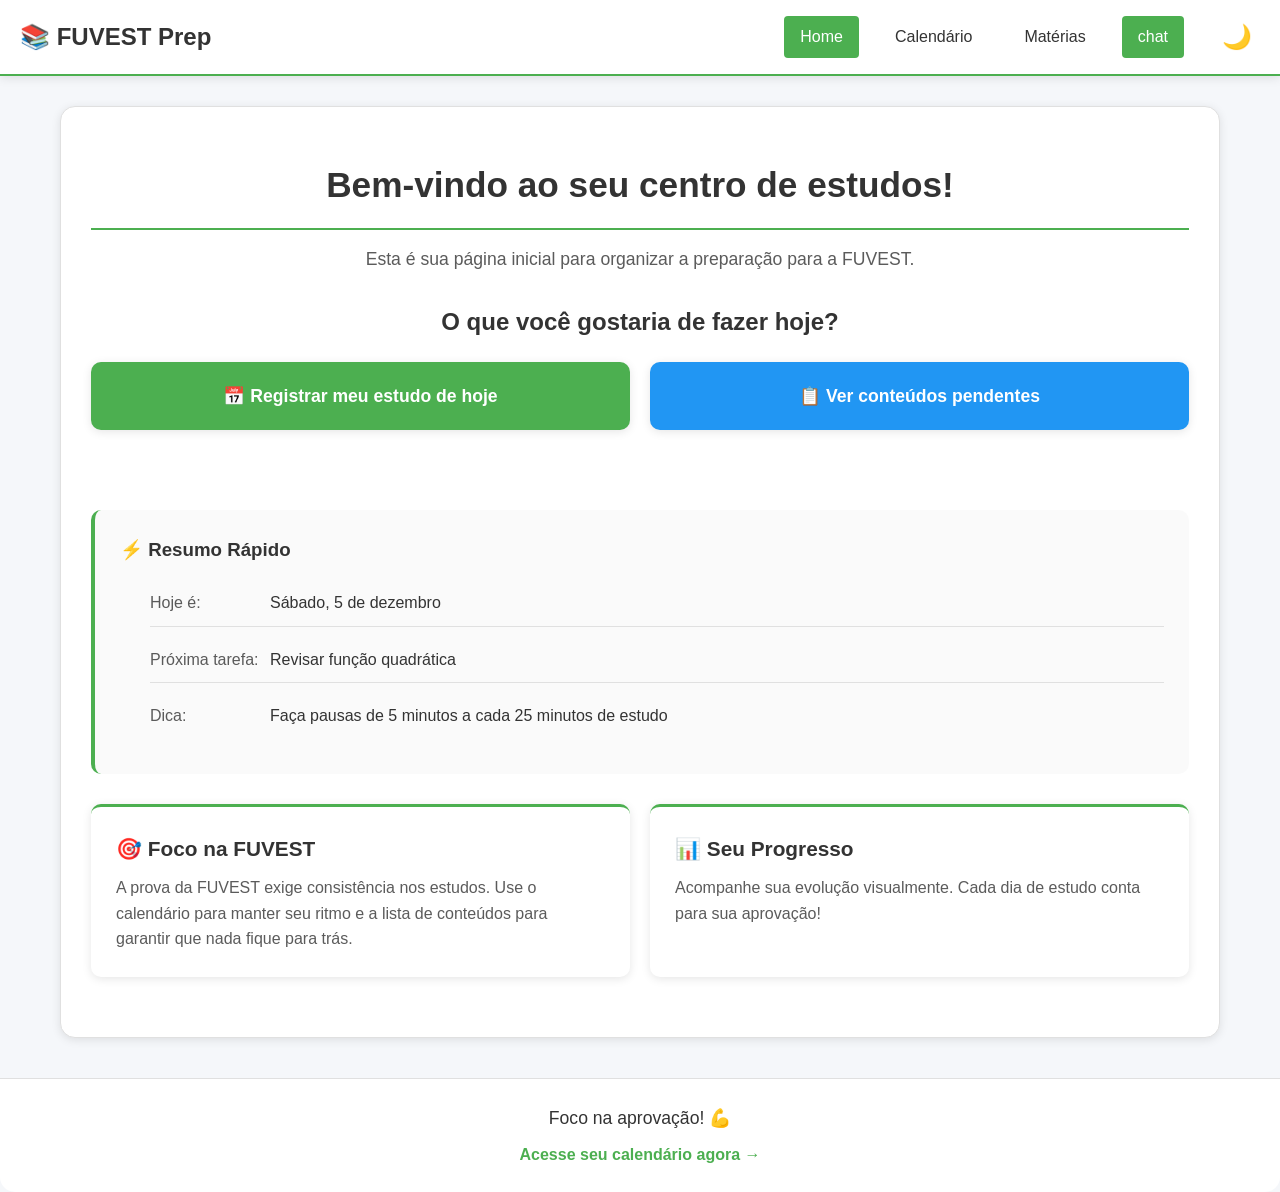
<file: frontend/index.html>
<!DOCTYPE html>
<html lang="pt-br">
<head>
    <meta charset="UTF-8">
    <meta name="viewport" content="width=device-width, initial-scale=1.0">
    <title>Meus Estudos FUVEST</title>
    <link rel="stylesheet" href="style.css">
</head>
<body>
    <!-- MENU SUPERIOR -->
    <header class="header-nav">
        <div class="logo">
            📚 FUVEST Prep
        </div>
        <nav class="nav-links">
            <a href="index.html" class="nav-link active">Home</a>
            <a href="calendario.html" class="nav-link">Calendário</a>
            <a href="conteudos.html" class="nav-link">Matérias</a>
            <a href="chat.html" class="nav-link active">chat</a>
        </nav>
    </header>

    <!-- CONTEÚDO CENTRAL -->
    <main class="main-container">
        <div class="content-box">
            <!-- HERO SECTION -->
            <section class="hero">
                <h1 class="titulo-principal">Bem-vindo ao seu centro de estudos!</h1>
                <p class="subtitulo">Esta é sua página inicial para organizar a preparação para a FUVEST.</p>
                
                <div class="acoes-rapidas">
                    <h2 class="titulo-acoes">O que você gostaria de fazer hoje?</h2>
                    
                    <div class="botoes-container">
                        <div class="botao-wrapper">
                            <a href="calendario.html" class="botao-acao botao-calendario">
                                📅 Registrar meu estudo de hoje
                            </a>
                        </div>
                        
                        <div class="botao-wrapper">
                            <a href="conteudos.html" class="botao-acao botao-conteudos">
                                📋 Ver conteúdos pendentes
                            </a>
                        </div>
                    </div>
                </div>
            </section>

            <!-- RESUMO RÁPIDO -->
            <section class="resumo-rapido">
                <h3 class="titulo-resumo">⚡ Resumo Rápido</h3>
                <ul class="lista-resumo">
                    <li class="item-resumo">
                        <strong class="label-resumo">Hoje é:</strong> 
                        <span id="hoje" class="valor-resumo"></span>
                    </li>
                    <li class="item-resumo">
                        <strong class="label-resumo">Próxima tarefa:</strong> 
                        <span class="valor-resumo">Revisar função quadrática</span>
                    </li>
                    <li class="item-resumo">
                        <strong class="label-resumo">Dica:</strong> 
                        <span class="valor-resumo">Faça pausas de 5 minutos a cada 25 minutos de estudo</span>
                    </li>
                </ul>
            </section>

            <!-- SEÇÃO DE DESTAQUE -->
            <section class="destaque">
                <div class="card-destaque">
                    <h3 class="titulo-destaque">🎯 Foco na FUVEST</h3>
                    <p class="texto-destaque">A prova da FUVEST exige consistência nos estudos. Use o calendário para manter seu ritmo e a lista de conteúdos para garantir que nada fique para trás.</p>
                </div>
                
                <div class="card-destaque">
                    <h3 class="titulo-destaque">📊 Seu Progresso</h3>
                    <p class="texto-destaque">Acompanhe sua evolução visualmente. Cada dia de estudo conta para sua aprovação!</p>
                </div>
            </section>
        </div>
    </main>

    <!-- RODAPÉ -->
    <footer class="rodape">
        <p class="mensagem-rodape">Foco na aprovação! 💪</p>
        <p class="link-rodape">
            <a href="calendario.html" class="link-acao">Acesse seu calendário agora →</a>
        </p>
    </footer>

    <script>
        // Data atual
        const hoje = new Date();
        const formatado = hoje.toLocaleDateString('pt-BR', { 
            weekday: 'long', 
            day: 'numeric', 
            month: 'long' 
        });
        document.getElementById('hoje').textContent = formatado.charAt(0).toUpperCase() + formatado.slice(1);
        
        // Alternar tema
    const themeToggle = document.createElement('button');
    themeToggle.className = 'theme-toggle';
    themeToggle.innerHTML = '🌙';
    themeToggle.title = 'Alternar tema claro/escuro';
    
    document.querySelector('.nav-links').appendChild(themeToggle);
    
    // Verificar tema salvo ou preferência do sistema
    const prefersDark = window.matchMedia('(prefers-color-scheme: dark)');
    const savedTheme = localStorage.getItem('theme') || 
                      (prefersDark.matches ? 'dark' : 'light');
    
    document.documentElement.setAttribute('data-theme', savedTheme);
    themeToggle.innerHTML = savedTheme === 'dark' ? '☀️' : '🌙';
    
    // Alternar tema ao clicar
    themeToggle.addEventListener('click', () => {
        const currentTheme = document.documentElement.getAttribute('data-theme');
        const newTheme = currentTheme === 'dark' ? 'light' : 'dark';
        
        document.documentElement.setAttribute('data-theme', newTheme);
        themeToggle.innerHTML = newTheme === 'dark' ? '☀️' : '🌙';
        localStorage.setItem('theme', newTheme);
    });
    
    // Atualizar tema quando a preferência do sistema mudar
    prefersDark.addEventListener('change', (e) => {
        if (!localStorage.getItem('theme')) {
            const newTheme = e.matches ? 'dark' : 'light';
            document.documentElement.setAttribute('data-theme', newTheme);
            themeToggle.innerHTML = newTheme === 'dark' ? '☀️' : '🌙';
        }
    });

    </script>
</body>
</html>
</file>
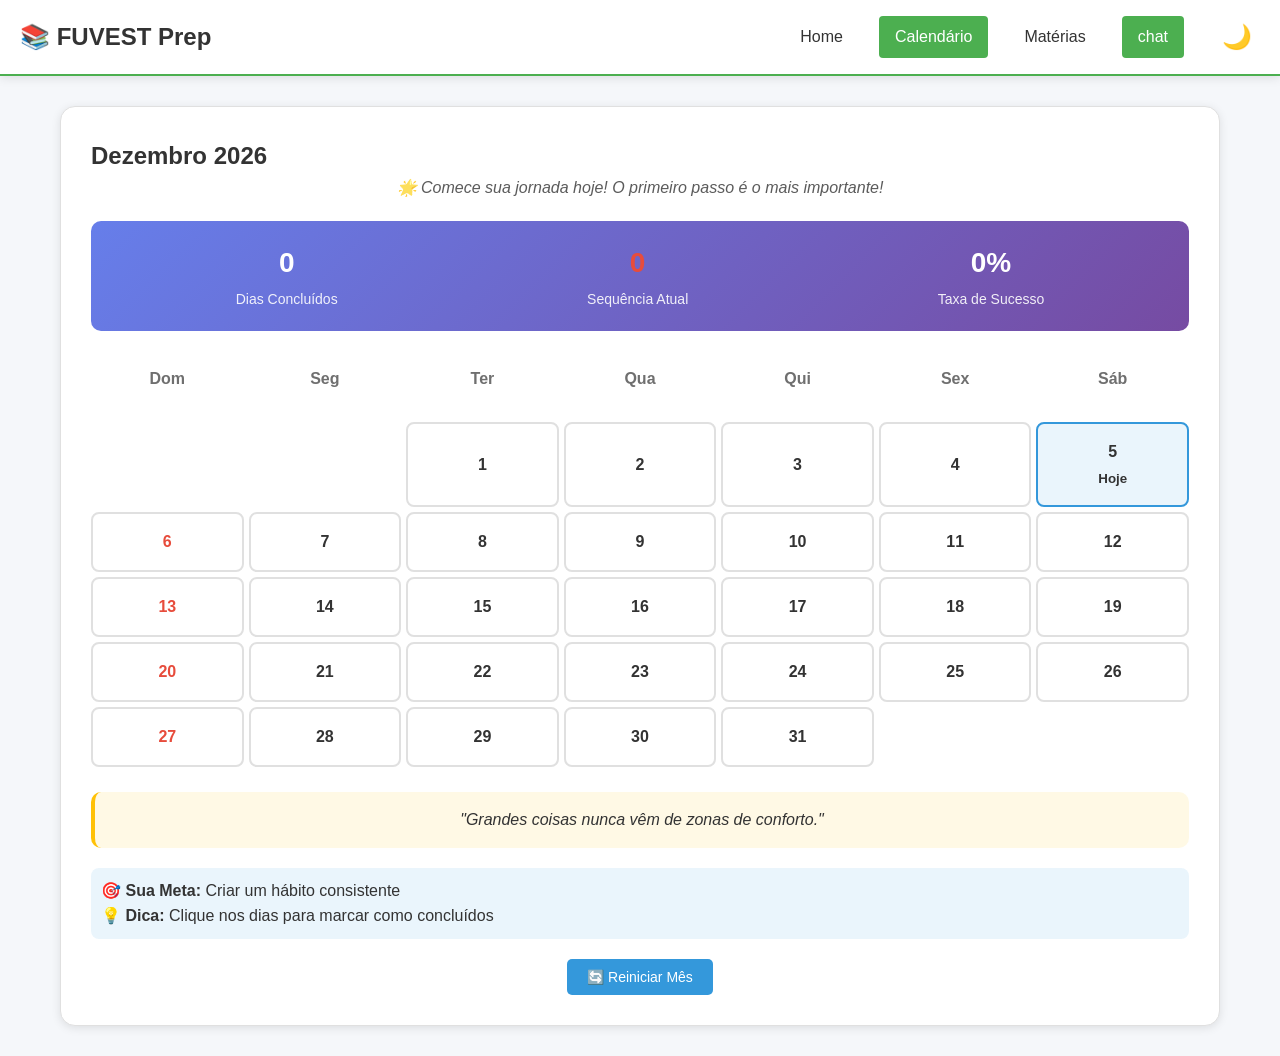
<file: frontend/calendario.html>
<!DOCTYPE html>
<html lang="pt-br">
<head>
    <meta charset="UTF-8">
    <meta name="viewport" content="width=device-width, initial-scale=1.0">
    <title>FUVEST Prep - Calendário</title>
    <link rel="stylesheet" href="style.css">
</head>
<body>
    <!-- CABEÇALHO DE NAVEGAÇÃO -->
    <header class="header-nav">
        <div class="logo">
            📚 FUVEST Prep
        </div>
        <nav class="nav-links">
            <a href="index.html" class="nav-link">Home</a>
            <a href="calendario.html" class="nav-link active">Calendário</a>
            <a href="conteudos.html" class="nav-link">Matérias</a>
            <a href="chat.html" class="nav-link active">chat</a>
        </nav>
    </header>

    <!-- CONTAINER PRINCIPAL -->
    <main class="main-container">
        <div class="content-box">
            <h2 id="titulo"></h2>
            
            <div id="mensagem-motivacional">
                <!-- Mensagem motivacional será atualizada pelo JavaScript -->
            </div>
            
            <div id="info-progresso">
                <div class="stat-box">
                    <span id="dias-marcados">0</span>
                    <small>Dias Concluídos</small>
                </div>
                <div class="stat-box">
                    <span id="sequencia-atual" class="sequencia">0</span>
                    <small>Sequência Atual</small>
                </div>
                <div class="stat-box">
                    <span id="taxa-sucesso">0%</span>
                    <small>Taxa de Sucesso</small>
                </div>
            </div>
            
            <div class="dias-semana">
                <div class="dia-semana">Dom</div>
                <div class="dia-semana">Seg</div>
                <div class="dia-semana">Ter</div>
                <div class="dia-semana">Qua</div>
                <div class="dia-semana">Qui</div>
                <div class="dia-semana">Sex</div>
                <div class="dia-semana">Sáb</div>
            </div>
            
            <div id="calendario"></div>
            
            <div id="feedback" class="feedback-message"></div>
            
            <div id="frase-dia" class="frase-dia-box">
                "A consistência é a chave para transformar objetivos em realidade."
            </div>
            
            <div id="meta-info" class="meta-info-box">
                <p>🎯 <strong>Sua Meta:</strong> Criar um hábito consistente</p>
                <p>💡 <strong>Dica:</strong> Clique nos dias para marcar como concluídos</p>
            </div>
            
            <button class="reset-button" onclick="resetarCalendario()">🔄 Reiniciar Mês</button>
        </div>
    </main>

    <script>
        const hoje = new Date();
        const ano = hoje.getFullYear();
        const mes = hoje.getMonth();
        const diaHoje = hoje.getDate();

        const titulo = document.getElementById("titulo");
        const calendario = document.getElementById("calendario");
        const diasMarcadosEl = document.getElementById("dias-marcados");
        const sequenciaAtualEl = document.getElementById("sequencia-atual");
        const taxaSucessoEl = document.getElementById("taxa-sucesso");
        const mensagemMotivacional = document.getElementById("mensagem-motivacional");
        const feedbackEl = document.getElementById("feedback");
        const fraseDia = document.getElementById("frase-dia");

        // Frases motivacionais
        const frasesMotivacionais = [
            "Cada dia marcado é um passo em direção ao seu objetivo!",
            "Consistência transforma sonhos em realidade!",
            "Um dia de cada vez, você está construindo algo incrível!",
            "Não é sobre perfeição, é sobre progresso!",
            "Cada X no calendário conta sua história de superação!",
            "Continue assim! Você está mais forte do que imagina!",
            "Pequenos passos diários levam a grandes conquistas!",
            "Você não está apenas marcando dias, está criando um hábito!"
        ];

        const frasesConquista = [
            "🎉 Excelente! Mais um dia conquistado!",
            "💪 Você está arrasando! Continue assim!",
            "✨ Incrível! Seu comprometimento inspira!",
            "🏆 Vitória! Mais um passo na direção certa!",
            "🔥 Fogo na roupa! Você está imparável!",
            "🌟 Brilhante! Sua dedicação está dando frutos!",
            "🚀 Decolando! Seu progresso é notável!",
            "💎 Diamante sendo lapidado! Continue polindo!"
        ];

        const frasesDoDia = [
            "A disciplina é a ponte entre metas e realizações.",
            "Grandes coisas nunca vêm de zonas de conforto.",
            "O sucesso é a soma de pequenos esforços repetidos dia após dia.",
            "Não espere por condições perfeitas. Comece de onde você está.",
            "A consistência é o que transforma o comum em extraordinário.",
            "Cada dia é uma nova oportunidade para ser melhor que ontem.",
            "O progresso acontece fora da sua zona de conforto.",
            "Você não precisa ser grande para começar, mas precisa começar para ser grande."
        ];

        // Escolhe frase do dia aleatória
        fraseDia.textContent = `"${frasesDoDia[Math.floor(Math.random() * frasesDoDia.length)]}"`;

        const nomesMeses = [
            "Janeiro", "Fevereiro", "Março", "Abril",
            "Maio", "Junho", "Julho", "Agosto",
            "Setembro", "Outubro", "Novembro", "Dezembro"
        ];

        titulo.textContent = nomesMeses[mes] + " " + ano;

        const totalDias = new Date(ano, mes + 1, 0).getDate();
        const primeiroDiaSemana = new Date(ano, mes, 1).getDay();

        let diasMarcados = 0;
        let maiorSequencia = 0;
        let sequenciaAtual = 0;

        // Atualiza estatísticas
        function atualizarEstatisticas() {
            diasMarcados = 0;
            sequenciaAtual = 0;
            maiorSequencia = 0;
            let tempSequencia = 0;
            
            for (let dia = 1; dia <= totalDias; dia++) {
                const chave = `${ano}-${mes}-${dia}`;
                if (localStorage.getItem(chave) === "true") {
                    diasMarcados++;
                    tempSequencia++;
                    sequenciaAtual = tempSequencia;
                    if (tempSequencia > maiorSequencia) {
                        maiorSequencia = tempSequencia;
                    }
                } else {
                    tempSequencia = 0;
                }
            }
            
            diasMarcadosEl.textContent = diasMarcados;
            sequenciaAtualEl.textContent = sequenciaAtual;
            
            // Adiciona animação para sequências longas
            if (sequenciaAtual >= 3) {
                sequenciaAtualEl.classList.add('sequencia-longa');
            } else {
                sequenciaAtualEl.classList.remove('sequencia-longa');
            }
            
            // Calcula taxa de sucesso
            const taxaSucesso = Math.round((diasMarcados / diaHoje) * 100);
            taxaSucessoEl.textContent = (taxaSucesso > 100 ? 100 : taxaSucesso) + "%";
            
            // Atualiza mensagem motivacional
            atualizarMensagemMotivacional();
        }

        // Atualiza mensagem motivacional baseada no progresso
        function atualizarMensagemMotivacional() {
            let mensagem;
            
            if (diasMarcados === 0) {
                mensagem = "🌟 Comece sua jornada hoje! O primeiro passo é o mais importante!";
            } else if (diasMarcados === 1) {
                mensagem = "🎯 Ótimo começo! Um dia de cada vez você chega lá!";
            } else if (diasMarcados < 5) {
                mensagem = "🔥 Continue assim! Você está criando impulso!";
            } else if (sequenciaAtual >= 7) {
                mensagem = "🚀 Uma semana completa! Você está formando um hábito sólido!";
            } else if (taxaSucessoEl.textContent === "100%") {
                mensagem = "🏆 Perfeição! Você está 100% neste mês!";
            } else {
                mensagem = frasesMotivacionais[Math.floor(Math.random() * frasesMotivacionais.length)];
            }
            
            mensagemMotivacional.textContent = mensagem;
        }

        // Mostra feedback temporário
        function mostrarFeedback(mensagem) {
            feedbackEl.textContent = mensagem;
            feedbackEl.style.display = 'block';
            feedbackEl.style.backgroundColor = '#d4edda';
            feedbackEl.style.color = '#155724';
            
            setTimeout(() => {
                feedbackEl.style.display = 'none';
            }, 3000);
        }

        // Cria o calendário
        function criarCalendario() {
            calendario.innerHTML = '';
            
            // Preenche dias vazios no início do mês
            for (let i = 0; i < primeiroDiaSemana; i++) {
                const divVazia = document.createElement("div");
                divVazia.classList.add("dia-vazio");
                calendario.appendChild(divVazia);
            }
            
            for (let dia = 1; dia <= totalDias; dia++) {
                const div = document.createElement("div");
                div.classList.add("dia");
                div.textContent = dia;
                
                // Adiciona classe para domingos
                const diaSemana = new Date(ano, mes, dia).getDay();
                if (diaSemana === 0) {
                    div.classList.add("domingo");
                }
                
                // Destaca o dia de hoje
                if (dia === diaHoje) {
                    div.classList.add("hoje");
                    div.innerHTML = `<strong>${dia}<br><small>Hoje</small></strong>`;
                }
                
                const chave = `${ano}-${mes}-${dia}`;
                
                // Verifica se o dia já foi marcado
                if (localStorage.getItem(chave) === "true") {
                    div.classList.add("marcado");
                }
                
                // Adiciona evento de clique
                div.addEventListener("click", function() {
                    const estavaMarcado = div.classList.contains("marcado");
                    
                    div.classList.toggle("marcado");
                    
                    if (div.classList.contains("marcado")) {
                        localStorage.setItem(chave, "true");
                        if (!estavaMarcado) {
                            mostrarFeedback(frasesConquista[Math.floor(Math.random() * frasesConquista.length)]);
                        }
                    } else {
                        localStorage.removeItem(chave);
                        mostrarFeedback("⚡ Dia desmarcado. Sem problemas, você pode tentar novamente amanhã!");
                    }
                    
                    atualizarEstatisticas();
                });
                
                calendario.appendChild(div);
            }
            
            // Atualiza estatísticas iniciais
            atualizarEstatisticas();
        }

        // Função para resetar o calendário
        function resetarCalendario() {
            if (confirm("Tem certeza que deseja reiniciar todo o progresso deste mês?")) {
                // Remove todos os dias marcados deste mês
                for (let dia = 1; dia <= totalDias; dia++) {
                    const chave = `${ano}-${mes}-${dia}`;
                    localStorage.removeItem(chave);
                }
                
                // Recria o calendário
                criarCalendario();
                
                // Mostra mensagem de recomeço
                mensagemMotivacional.textContent = "🔄 Novo começo! Dessa vez você vai ainda mais longe!";
                mostrarFeedback("Calendário reiniciado com sucesso! Hora de começar uma nova jornada!");
            }
        }

        // Inicializa o calendário
        criarCalendario();

        // Atualiza frase do dia periodicamente
        setInterval(() => {
            fraseDia.textContent = `"${frasesDoDia[Math.floor(Math.random() * frasesDoDia.length)]}"`;
        }, 30000);

        // Alternar tema
    const themeToggle = document.createElement('button');
    themeToggle.className = 'theme-toggle';
    themeToggle.innerHTML = '🌙';
    themeToggle.title = 'Alternar tema claro/escuro';
    
    document.querySelector('.nav-links').appendChild(themeToggle);
    
    // Verificar tema salvo ou preferência do sistema
    const prefersDark = window.matchMedia('(prefers-color-scheme: dark)');
    const savedTheme = localStorage.getItem('theme') || 
                      (prefersDark.matches ? 'dark' : 'light');
    
    document.documentElement.setAttribute('data-theme', savedTheme);
    themeToggle.innerHTML = savedTheme === 'dark' ? '☀️' : '🌙';
    
    // Alternar tema ao clicar
    themeToggle.addEventListener('click', () => {
        const currentTheme = document.documentElement.getAttribute('data-theme');
        const newTheme = currentTheme === 'dark' ? 'light' : 'dark';
        
        document.documentElement.setAttribute('data-theme', newTheme);
        themeToggle.innerHTML = newTheme === 'dark' ? '☀️' : '🌙';
        localStorage.setItem('theme', newTheme);
    });
    
    // Atualizar tema quando a preferência do sistema mudar
    prefersDark.addEventListener('change', (e) => {
        if (!localStorage.getItem('theme')) {
            const newTheme = e.matches ? 'dark' : 'light';
            document.documentElement.setAttribute('data-theme', newTheme);
            themeToggle.innerHTML = newTheme === 'dark' ? '☀️' : '🌙';
        }
    });

    </script>
</body>
</html>
</file>
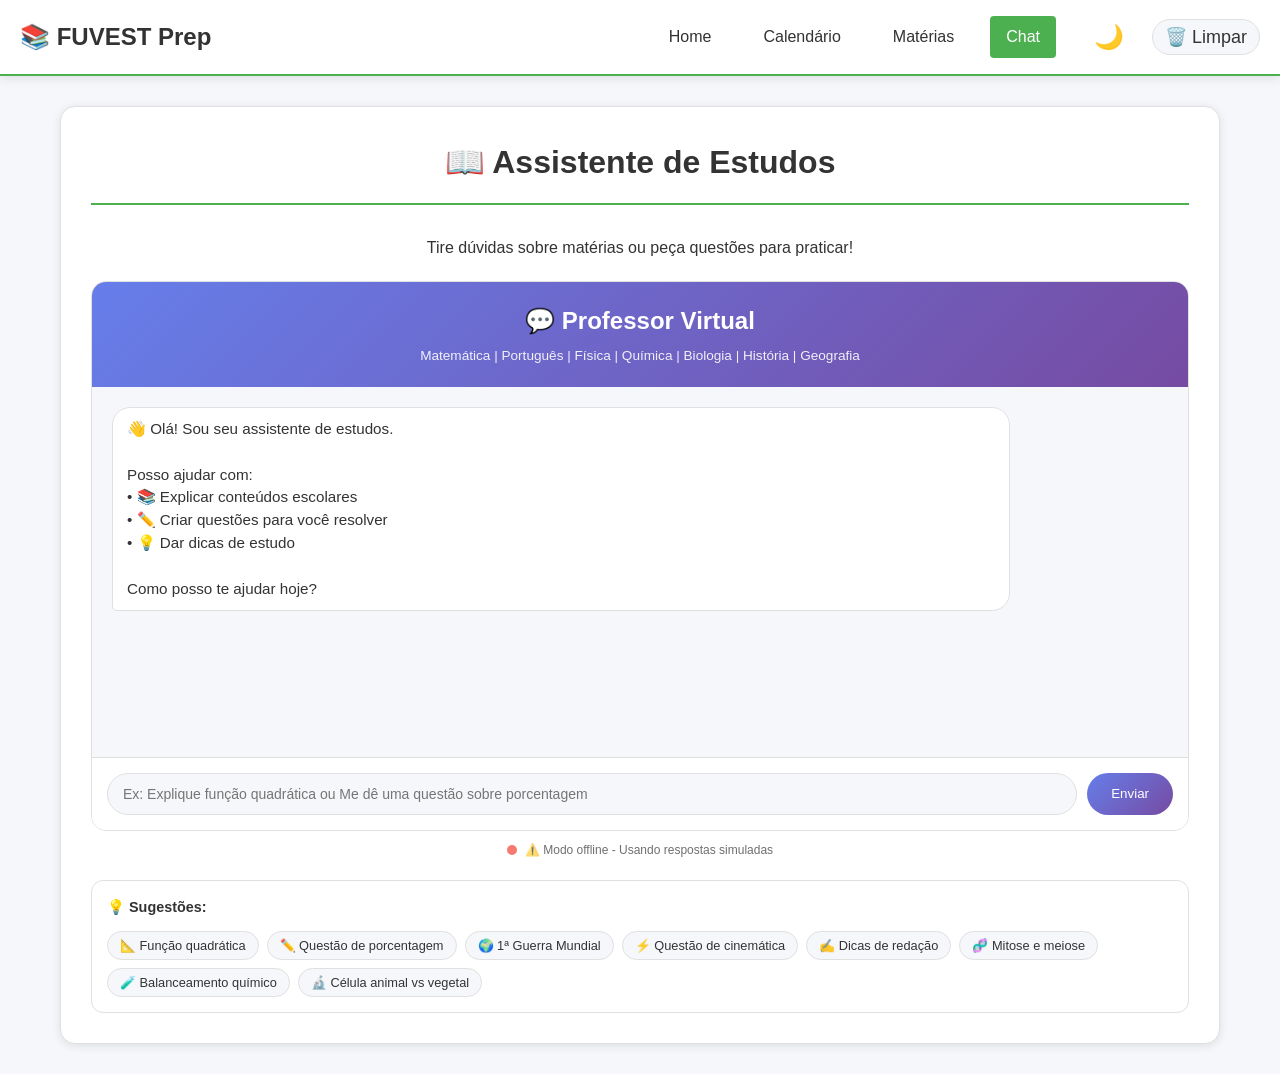
<file: frontend/chat.html>
<!DOCTYPE html>
<html lang="pt-br">
<head>
    <meta charset="UTF-8">
    <meta name="viewport" content="width=device-width, initial-scale=1.0, user-scalable=yes">
    <title>FUVEST Prep - Chat de Estudos</title>
    <link rel="stylesheet" href="style.css">
    <style>
        /* ============================================
           ESTILOS DO CHAT - COMPLETAMENTE RESPONSIVO
           ============================================ */
        
        /* Container principal do chat */
        .chat-simples {
            display: flex;
            flex-direction: column;
            height: 550px;
            background-color: var(--card-bg);
            border-radius: 15px;
            overflow: hidden;
            border: 1px solid var(--border-color);
        }
        
        /* Cabeçalho do chat */
        .chat-header-simples {
            background: var(--accent-gradient);
            padding: 20px;
            color: white;
            text-align: center;
            flex-shrink: 0;
        }
        
        .chat-header-simples h2 {
            margin: 0;
            font-size: 1.5rem;
        }
        
        .chat-header-simples p {
            margin: 5px 0 0;
            font-size: 0.85rem;
            opacity: 0.9;
        }
        
        /* Área de mensagens */
        .chat-messages-simples {
            flex: 1;
            overflow-y: auto;
            padding: 20px;
            display: flex;
            flex-direction: column;
            gap: 12px;
            background-color: var(--bg-color);
        }
        
        /* Estilo das mensagens */
        .message-simples {
            max-width: 85%;
            animation: fadeIn 0.3s ease;
        }
        
        .message-simples.user {
            align-self: flex-end;
        }
        
        .message-simples.user .message-content {
            background: var(--accent-gradient);
            color: white;
            padding: 10px 14px;
            border-radius: 18px 18px 5px 18px;
        }
        
        .message-simples.bot .message-content {
            background-color: var(--card-bg);
            color: var(--text-color);
            padding: 10px 14px;
            border-radius: 18px 18px 18px 5px;
            border: 1px solid var(--border-color);
        }
        
        .message-content {
            word-wrap: break-word;
            word-break: break-word;
            line-height: 1.5;
            font-size: 0.95rem;
        }
        
        .message-content strong {
            color: var(--primary-color);
        }
        
        .message-content ul, .message-content ol {
            margin: 8px 0;
            padding-left: 20px;
        }
        
        .message-content li {
            margin: 5px 0;
        }
        
        /* Input do chat */
        .chat-input-simples {
            padding: 15px;
            background-color: var(--card-bg);
            border-top: 1px solid var(--border-color);
            display: flex;
            gap: 10px;
            flex-shrink: 0;
        }
        
        .chat-input-simples input {
            flex: 1;
            padding: 12px 15px;
            border: 1px solid var(--border-color);
            border-radius: 25px;
            background-color: var(--bg-color);
            color: var(--text-color);
            font-size: 14px;
            outline: none;
            transition: all 0.3s ease;
            min-width: 0;
        }
        
        .chat-input-simples input:focus {
            border-color: var(--primary-color);
            box-shadow: 0 0 0 2px rgba(76, 175, 80, 0.1);
        }
        
        .chat-input-simples button {
            padding: 12px 24px;
            background: var(--accent-gradient);
            color: white;
            border: none;
            border-radius: 25px;
            cursor: pointer;
            font-weight: 500;
            transition: all 0.2s;
            white-space: nowrap;
            flex-shrink: 0;
        }
        
        .chat-input-simples button:hover:not(:disabled) {
            transform: translateY(-2px);
            box-shadow: var(--shadow-hover);
        }
        
        .chat-input-simples button:disabled {
            opacity: 0.6;
            cursor: not-allowed;
        }
        
        /* Sugestões */
        .sugestoes-simples {
            margin-top: 20px;
            padding: 15px;
            background-color: var(--card-bg);
            border-radius: 12px;
            border: 1px solid var(--border-color);
        }
        
        .sugestoes-simples h3 {
            margin-bottom: 12px;
            font-size: 0.9rem;
            color: var(--text-color);
        }
        
        .sugestoes-grid-simples {
            display: flex;
            flex-wrap: wrap;
            gap: 8px;
        }
        
        .sugestao-simples {
            padding: 6px 12px;
            background-color: var(--bg-color);
            border: 1px solid var(--border-color);
            border-radius: 20px;
            cursor: pointer;
            font-size: 0.8rem;
            color: var(--text-color);
            transition: all 0.2s;
            white-space: normal;
            word-break: break-word;
            text-align: left;
        }
        
        .sugestao-simples:hover {
            background-color: var(--primary-color);
            color: white;
            border-color: var(--primary-color);
            transform: translateY(-1px);
        }
        
        /* Indicador de digitação */
        .typing-indicator-simples {
            display: flex;
            gap: 4px;
            padding: 8px 12px;
        }
        
        .typing-indicator-simples span {
            width: 6px;
            height: 6px;
            background-color: var(--text-color);
            border-radius: 50%;
            animation: typing 1.4s infinite;
        }
        
        .typing-indicator-simples span:nth-child(2) {
            animation-delay: 0.2s;
        }
        
        .typing-indicator-simples span:nth-child(3) {
            animation-delay: 0.4s;
        }
        
        @keyframes typing {
            0%, 60%, 100% { transform: translateY(0); }
            30% { transform: translateY(-8px); }
        }
        
        @keyframes fadeIn {
            from { opacity: 0; transform: translateY(10px); }
            to { opacity: 1; transform: translateY(0); }
        }
        
        /* Status do servidor */
        .server-status {
            display: inline-block;
            width: 10px;
            height: 10px;
            border-radius: 50%;
            margin-right: 8px;
            animation: pulse 2s infinite;
        }
        
        .server-status.online {
            background-color: #4caf50;
            box-shadow: 0 0 5px #4caf50;
        }
        
        .server-status.offline {
            background-color: #f44336;
        }
        
        @keyframes pulse {
            0% { opacity: 1; transform: scale(1); }
            50% { opacity: 0.6; transform: scale(1.2); }
            100% { opacity: 1; transform: scale(1); }
        }
        
        .status-text {
            font-size: 0.75rem;
            color: var(--text-color);
            opacity: 0.7;
            display: flex;
            align-items: center;
            margin-top: 10px;
            justify-content: center;
        }
        
        /* ============================================
           RESPONSIVIDADE COMPLETA
           ============================================ */
        
        /* Tablet (768px - 1024px) */
        @media (max-width: 1024px) {
            .chat-simples {
                height: 500px;
            }
            
            .chat-header-simples {
                padding: 16px;
            }
            
            .chat-header-simples h2 {
                font-size: 1.3rem;
            }
            
            .chat-messages-simples {
                padding: 15px;
            }
            
            .message-simples {
                max-width: 90%;
            }
            
            .message-content {
                font-size: 0.9rem;
            }
        }
        
        /* Mobile Grande (481px - 767px) */
        @media (max-width: 767px) {
            .chat-simples {
                height: 480px;
                border-radius: 12px;
            }
            
            .chat-header-simples {
                padding: 14px;
            }
            
            .chat-header-simples h2 {
                font-size: 1.2rem;
            }
            
            .chat-header-simples p {
                font-size: 0.75rem;
            }
            
            .chat-messages-simples {
                padding: 12px;
                gap: 10px;
            }
            
            .message-simples {
                max-width: 95%;
            }
            
            .message-content {
                font-size: 0.85rem;
                padding: 8px 12px !important;
            }
            
            .chat-input-simples {
                padding: 12px;
                gap: 8px;
            }
            
            .chat-input-simples input {
                padding: 10px 14px;
                font-size: 13px;
            }
            
            .chat-input-simples button {
                padding: 10px 18px;
                font-size: 13px;
            }
            
            .sugestoes-simples {
                margin-top: 15px;
                padding: 12px;
            }
            
            .sugestoes-simples h3 {
                font-size: 0.85rem;
                margin-bottom: 10px;
            }
            
            .sugestoes-grid-simples {
                gap: 6px;
            }
            
            .sugestao-simples {
                padding: 5px 10px;
                font-size: 0.75rem;
            }
            
            .status-text {
                font-size: 0.7rem;
                margin-top: 8px;
            }
        }
        
        /* Mobile Pequeno (até 480px) */
        @media (max-width: 480px) {
            .chat-simples {
                height: 450px;
                border-radius: 10px;
            }
            
            .chat-header-simples {
                padding: 12px;
            }
            
            .chat-header-simples h2 {
                font-size: 1.1rem;
            }
            
            .chat-header-simples p {
                font-size: 0.7rem;
            }
            
            .chat-messages-simples {
                padding: 10px;
                gap: 8px;
            }
            
            .message-content {
                font-size: 0.8rem;
                padding: 6px 10px !important;
            }
            
            .chat-input-simples {
                padding: 10px;
                gap: 6px;
            }
            
            .chat-input-simples input {
                padding: 8px 12px;
                font-size: 12px;
            }
            
            .chat-input-simples button {
                padding: 8px 14px;
                font-size: 12px;
            }
            
            .sugestoes-simples {
                margin-top: 12px;
                padding: 10px;
            }
            
            .sugestoes-simples h3 {
                font-size: 0.8rem;
                margin-bottom: 8px;
            }
            
            .sugestoes-grid-simples {
                gap: 5px;
            }
            
            .sugestao-simples {
                padding: 4px 8px;
                font-size: 0.7rem;
            }
            
            .status-text {
                font-size: 0.65rem;
                margin-top: 6px;
            }
        }
        
        /* Mobile Muito Pequeno (até 360px) */
        @media (max-width: 360px) {
            .chat-simples {
                height: 420px;
            }
            
            .chat-header-simples {
                padding: 10px;
            }
            
            .chat-header-simples h2 {
                font-size: 1rem;
            }
            
            .chat-header-simples p {
                font-size: 0.65rem;
            }
            
            .chat-messages-simples {
                padding: 8px;
                gap: 6px;
            }
            
            .message-content {
                font-size: 0.75rem;
                padding: 5px 8px !important;
            }
            
            .chat-input-simples {
                padding: 8px;
                gap: 5px;
            }
            
            .chat-input-simples input {
                padding: 7px 10px;
                font-size: 11px;
            }
            
            .chat-input-simples button {
                padding: 7px 12px;
                font-size: 11px;
            }
            
            .sugestoes-simples {
                margin-top: 10px;
                padding: 8px;
            }
            
            .sugestoes-simples h3 {
                font-size: 0.75rem;
            }
            
            .sugestao-simples {
                padding: 3px 6px;
                font-size: 0.65rem;
            }
        }
        
        /* Orientação paisagem */
        @media (max-height: 500px) and (orientation: landscape) {
            .chat-simples {
                height: 380px;
            }
            
            .chat-header-simples {
                padding: 8px;
            }
            
            .chat-header-simples h2 {
                font-size: 1rem;
            }
            
            .chat-messages-simples {
                padding: 8px;
            }
            
            .message-content {
                font-size: 0.75rem;
                padding: 5px 8px !important;
            }
            
            .chat-input-simples {
                padding: 8px;
            }
            
            .sugestoes-simples {
                display: none;
            }
        }
        
        /* Botões do header */
        .nav-links {
            display: flex;
            gap: 20px;
            align-items: center;
            flex-wrap: wrap;
        }
        
        .theme-toggle, .clear-chat-btn {
            background: none;
            border: none;
            cursor: pointer;
            font-size: 24px;
            padding: 8px;
            border-radius: 50%;
            display: inline-flex;
            align-items: center;
            justify-content: center;
            color: var(--text-color);
            transition: all 0.2s;
        }
        
        .theme-toggle:hover, .clear-chat-btn:hover {
            background-color: rgba(0, 0, 0, 0.1);
        }
        
        [data-theme="dark"] .theme-toggle:hover,
        [data-theme="dark"] .clear-chat-btn:hover {
            background-color: rgba(255, 255, 255, 0.1);
        }
        
        .clear-chat-btn {
            font-size: 18px;
            padding: 6px 12px;
            border-radius: 20px;
            background-color: var(--bg-color);
            border: 1px solid var(--border-color);
        }
        
        @media (max-width: 767px) {
            .nav-links {
                gap: 8px;
            }
            
            .theme-toggle {
                font-size: 20px;
                padding: 6px;
            }
            
            .clear-chat-btn {
                font-size: 14px;
                padding: 4px 10px;
            }
        }
        
        @media (max-width: 480px) {
            .nav-links {
                gap: 5px;
            }
            
            .clear-chat-btn {
                font-size: 12px;
                padding: 3px 8px;
            }
        }
    </style>
</head>
<body>
    <header class="header-nav">
        <div class="logo">
            📚 FUVEST Prep
        </div>
        <nav class="nav-links">
            <a href="index.html" class="nav-link">Home</a>
            <a href="calendario.html" class="nav-link">Calendário</a>
            <a href="conteudos.html" class="nav-link">Matérias</a>
            <a href="chat.html" class="nav-link active">Chat</a>
        </nav>
    </header>

    <main class="main-container">
        <div class="content-box">
            <h1>📖 Assistente de Estudos</h1>
            <p style="text-align: center; margin-bottom: 20px;">Tire dúvidas sobre matérias ou peça questões para praticar!</p>
            
            <div class="chat-simples">
                <div class="chat-header-simples">
                    <h2>💬 Professor Virtual</h2>
                    <p>Matemática | Português | Física | Química | Biologia | História | Geografia</p>
                </div>
                
                <div class="chat-messages-simples" id="chatMessages">
                    <div class="message-simples bot">
                        <div class="message-content">
                            👋 Olá! Sou seu assistente de estudos.<br><br>
                            Posso ajudar com:
                            <br>• 📚 Explicar conteúdos escolares
                            <br>• ✏️ Criar questões para você resolver
                            <br>• 💡 Dar dicas de estudo
                            <br><br>
                            Como posso te ajudar hoje?
                        </div>
                    </div>
                </div>
                
                <div class="chat-input-simples">
                    <input type="text" id="userInput" placeholder="Ex: Explique função quadrática ou Me dê uma questão sobre porcentagem" />
                    <button id="sendButton">Enviar</button>
                </div>
            </div>
            
            <div class="status-text" id="statusText">
                <span class="server-status" id="serverStatus"></span>
                <span id="statusMessage">Verificando conexão com o servidor...</span>
            </div>
            
            <div class="sugestoes-simples">
                <h3>💡 Sugestões:</h3>
                <div class="sugestoes-grid-simples">
                    <button class="sugestao-simples" data-pergunta="Explique o que é função quadrática">📐 Função quadrática</button>
                    <button class="sugestao-simples" data-pergunta="Me dê uma questão de matemática sobre porcentagem">✏️ Questão de porcentagem</button>
                    <button class="sugestao-simples" data-pergunta="Explique a Primeira Guerra Mundial">🌍 1ª Guerra Mundial</button>
                    <button class="sugestao-simples" data-pergunta="Me dê uma questão de física sobre cinemática">⚡ Questão de cinemática</button>
                    <button class="sugestao-simples" data-pergunta="Como fazer uma boa redação?">✍️ Dicas de redação</button>
                    <button class="sugestao-simples" data-pergunta="Explique mitose e meiose">🧬 Mitose e meiose</button>
                    <button class="sugestao-simples" data-pergunta="Me dê uma questão de química sobre balanceamento">🧪 Balanceamento químico</button>
                    <button class="sugestao-simples" data-pergunta="Qual a diferença entre célula animal e vegetal?">🔬 Célula animal vs vegetal</button>
                </div>
            </div>
        </div>
    </main>

    <script>
        // Configuração - URL do backend em produção
        const API_URL = 'https://backend-chat-fuvest.onrender.com/chat';
        const HEALTH_URL = 'https://backend-chat-fuvest.onrender.com/health';
        
        const chatMessages = document.getElementById('chatMessages');
        const userInput = document.getElementById('userInput');
        const sendButton = document.getElementById('sendButton');
        const serverStatus = document.getElementById('serverStatus');
        const statusMessage = document.getElementById('statusMessage');
        
        let conversationHistory = [];
        let isProcessing = false;
        
        // Função para atualizar status do servidor
        async function updateServerStatus() {
            try {
                const response = await fetch(HEALTH_URL);
                if (response.ok) {
                    serverStatus.className = 'server-status online';
                    statusMessage.textContent = '✅ Servidor conectado - IA pronta!';
                    return true;
                } else {
                    throw new Error('Servidor não respondeu');
                }
            } catch (error) {
                serverStatus.className = 'server-status offline';
                statusMessage.textContent = '⚠️ Modo offline - Usando respostas simuladas';
                return false;
            }
        }
        
        // Respostas simuladas quando o servidor estiver offline
        function getMockResponse(message) {
            const msg = message.toLowerCase();
            
            if (msg.includes('função quadrática') || msg.includes('funcao quadratica')) {
                return "📐 **Função Quadrática**\n\nUma função quadrática tem a forma f(x) = ax² + bx + c, onde a ≠ 0.\n\n**Elementos:**\n• Concavidade: a > 0 (para cima), a < 0 (para baixo)\n• Vértice: xv = -b/(2a), yv = -Δ/(4a)\n• Raízes: fórmula de Bhaskara\n\n**Exemplo:** f(x) = x² - 5x + 6 → raízes x = 2 e x = 3";
            }
            
            if (msg.includes('porcentagem')) {
                return "✏️ **Questão de Porcentagem**\n\n**Enunciado:** Um produto de R$ 200,00 sofreu aumento de 15%. Qual o novo preço?\n\n**Resolução:**\n1. Aumento = 15% de 200 = (15/100) × 200 = R$ 30\n2. Novo preço = 200 + 30 = **R$ 230,00**\n\n💡 **Dica:** Para calcular porcentagem, multiplique o valor pela porcentagem e divida por 100.";
            }
            
            if (msg.includes('primeira guerra')) {
                return "🌍 **Primeira Guerra Mundial (1914-1918)**\n\n**Causas:** Nacionalismo, imperialismo, paz armada.\n**Estopim:** Assassinato do arquiduque Francisco Ferdinando.\n**Fases:** Guerra de movimento (1914) → Trincheiras (1915-1917) → Fase final (1918).\n**Consequências:** Tratado de Versalhes, 10 milhões de mortos.";
            }
            
            return "📚 **Resposta do Assistente**\n\nRecebi sua pergunta. O servidor está em modo offline no momento, mas estou aqui para ajudar!\n\nVocê pode perguntar sobre:\n• Função quadrática\n• Porcentagem\n• Primeira Guerra Mundial\n• Cinemática\n• Redação\n• Mitose e Meiose\n• Balanceamento químico\n• Célula animal e vegetal\n\nQual desses temas você gostaria de explorar?";
        }
        
        function formatText(text) {
            let formatted = text
                .replace(/\*\*(.*?)\*\*/g, '<strong>$1</strong>')
                .replace(/\*(.*?)\*/g, '<em>$1</em>')
                .replace(/^• (.*?)$/gm, '<li>$1</li>')
                .replace(/\n/g, '<br>');
            return formatted;
        }
        
        function addMessage(content, isUser) {
            const messageDiv = document.createElement('div');
            messageDiv.className = `message-simples ${isUser ? 'user' : 'bot'}`;
            const messageContent = document.createElement('div');
            messageContent.className = 'message-content';
            messageContent.innerHTML = isUser ? content.replace(/\n/g, '<br>') : formatText(content);
            messageDiv.appendChild(messageContent);
            chatMessages.appendChild(messageDiv);
            chatMessages.scrollTop = chatMessages.scrollHeight;
        }
        
        function showTyping() {
            const typingDiv = document.createElement('div');
            typingDiv.className = 'message-simples bot';
            typingDiv.id = 'typingIndicator';
            typingDiv.innerHTML = `<div class="message-content"><div class="typing-indicator-simples"><span></span><span></span><span></span></div></div>`;
            chatMessages.appendChild(typingDiv);
            chatMessages.scrollTop = chatMessages.scrollHeight;
        }
        
        function hideTyping() {
            const typing = document.getElementById('typingIndicator');
            if (typing) typing.remove();
        }
        
        async function sendToBackend(message) {
            try {
                conversationHistory.push({ role: 'user', content: message });
                
                const response = await fetch(API_URL, {
                    method: 'POST',
                    headers: { 'Content-Type': 'application/json' },
                    body: JSON.stringify({
                        messages: conversationHistory,
                        model: 'grok-4.1-fast',
                        temperature: 0.7,
                        max_tokens: 1500
                    })
                });
                
                if (!response.ok) throw new Error('Erro na API');
                
                const data = await response.json();
                const botResponse = data.response;
                conversationHistory.push({ role: 'assistant', content: botResponse });
                if (conversationHistory.length > 20) conversationHistory = conversationHistory.slice(-20);
                addMessage(botResponse, false);
                
            } catch (error) {
                console.error('Erro:', error);
                const mockResponse = getMockResponse(message);
                addMessage(mockResponse, false);
            }
        }
        
        async function handleMessage() {
            if (isProcessing) {
                addMessage('⏳ Aguarde a resposta anterior...', false);
                return;
            }
            
            const message = userInput.value.trim();
            if (!message) return;
            
            isProcessing = true;
            sendButton.disabled = true;
            userInput.disabled = true;
            
            addMessage(message, true);
            userInput.value = '';
            
            showTyping();
            await sendToBackend(message);
            hideTyping();
            
            isProcessing = false;
            sendButton.disabled = false;
            userInput.disabled = false;
            userInput.focus();
        }
        
        function clearConversation() {
            if (confirm('Limpar toda a conversa?')) {
                conversationHistory = [];
                chatMessages.innerHTML = `<div class="message-simples bot"><div class="message-content">👋 Olá! Sou seu assistente de estudos.<br><br>Como posso te ajudar hoje?</div></div>`;
            }
        }
        
        sendButton.addEventListener('click', handleMessage);
        userInput.addEventListener('keypress', (e) => { if (e.key === 'Enter' && !isProcessing) handleMessage(); });
        
        document.querySelectorAll('.sugestao-simples').forEach(btn => {
            btn.addEventListener('click', () => {
                userInput.value = btn.getAttribute('data-pergunta');
                handleMessage();
            });
        });
        
        updateServerStatus();
        setInterval(updateServerStatus, 10000);
        
        const themeToggle = document.createElement('button');
        themeToggle.className = 'theme-toggle';
        themeToggle.innerHTML = '🌙';
        document.querySelector('.nav-links').appendChild(themeToggle);
        
        const clearButton = document.createElement('button');
        clearButton.className = 'clear-chat-btn';
        clearButton.textContent = '🗑️ Limpar';
        clearButton.onclick = clearConversation;
        document.querySelector('.nav-links').appendChild(clearButton);
        
        const prefersDark = window.matchMedia('(prefers-color-scheme: dark)');
        const savedTheme = localStorage.getItem('theme') || (prefersDark.matches ? 'dark' : 'light');
        document.documentElement.setAttribute('data-theme', savedTheme);
        themeToggle.innerHTML = savedTheme === 'dark' ? '☀️' : '🌙';
        
        themeToggle.addEventListener('click', () => {
            const current = document.documentElement.getAttribute('data-theme');
            const newTheme = current === 'dark' ? 'light' : 'dark';
            document.documentElement.setAttribute('data-theme', newTheme);
            themeToggle.innerHTML = newTheme === 'dark' ? '☀️' : '🌙';
            localStorage.setItem('theme', newTheme);
        });
    </script>
</body>
</html>
</file>
<file: frontend/style.css>
/* ============================================
   RESET E CONFIGURAÇÕES GERAIS
   ============================================ */
:root {
    /* Cores modo claro */
    --bg-color: #f5f7fa;
    --text-color: #333;
    --card-bg: white;
    --header-bg: white;
    --border-color: #e0e0e0;
    --primary-color: #4CAF50;
    --primary-hover: #45a049;
    --secondary-color: #2196F3;
    --accent-color: #667eea;
    --accent-gradient: linear-gradient(135deg, #667eea 0%, #764ba2 100%);
    --shadow: 0 2px 10px rgba(0, 0, 0, 0.1);
    --shadow-hover: 0 5px 15px rgba(0, 0, 0, 0.12);
    --success-color: #2e7d32;
    --warning-color: #ffc107;
    --danger-color: #e74c3c;
    --info-color: #3498db;
}

[data-theme="dark"] {
    /* Cores modo escuro */
    --bg-color: #1a1a1a;
    --text-color: #e0e0e0;
    --card-bg: #2d2d2d;
    --header-bg: #2d2d2d;
    --border-color: #404040;
    --primary-color: #4CAF50;
    --primary-hover: #45a049;
    --secondary-color: #2196F3;
    --accent-color: #7c93f5;
    --accent-gradient: linear-gradient(135deg, #7c93f5 0%, #8a4fb3 100%);
    --shadow: 0 2px 10px rgba(0, 0, 0, 0.3);
    --shadow-hover: 0 5px 15px rgba(0, 0, 0, 0.4);
    --success-color: #4caf50;
    --warning-color: #ffb74d;
    --danger-color: #ef5350;
    --info-color: #42a5f5;
}

* {
    margin: 0;
    padding: 0;
    box-sizing: border-box;
    font-family: 'Segoe UI', Tahoma, Geneva, Verdana, sans-serif;
    transition: background-color 0.3s ease, color 0.3s ease, border-color 0.3s ease;
}

body {
    background-color: var(--bg-color);
    color: var(--text-color);
    line-height: 1.6;
    padding: 0;
    min-height: 100vh;
}

/* ============================================
   CABEÇALHO DE NAVEGAÇÃO
   ============================================ */
.header-nav {
    background-color: var(--header-bg);
    border-bottom: 2px solid var(--primary-color);
    box-shadow: var(--shadow);
    padding: 15px 20px;
    position: sticky;
    top: 0;
    z-index: 1000;
    display: flex;
    justify-content: space-between;
    align-items: center;
}

.logo {
    font-size: 24px;
    font-weight: bold;
    color: var(--text-color);
}

/* Botão de alternar tema */
.theme-toggle {
    background: none;
    border: none;
    cursor: pointer;
    font-size: 24px;
    padding: 8px;
    border-radius: 50%;
    display: flex;
    align-items: center;
    justify-content: center;
    margin-left: 10px;
    color: var(--text-color);
}

.theme-toggle:hover {
    background-color: rgba(0, 0, 0, 0.1);
}

[data-theme="dark"] .theme-toggle:hover {
    background-color: rgba(255, 255, 255, 0.1);
}

.nav-links {
    display: flex;
    gap: 20px;
    align-items: center;
}

.nav-link {
    text-decoration: none;
    color: var(--text-color);
    font-weight: 500;
    padding: 8px 16px;
    border-radius: 4px;
    transition: all 0.3s ease;
}

.nav-link:hover {
    background-color: rgba(0, 0, 0, 0.05);
}

[data-theme="dark"] .nav-link:hover {
    background-color: rgba(255, 255, 255, 0.1);
}

.nav-link.active {
    background-color: var(--primary-color);
    color: white;
}

/* ============================================
   CONTAINER PRINCIPAL
   ============================================ */
.main-container {
    max-width: 1200px;
    margin: 30px auto;
    padding: 0 20px;
}

.content-box {
    background-color: var(--card-bg);
    border-radius: 15px;
    padding: 30px;
    box-shadow: var(--shadow);
    margin-bottom: 30px;
    border: 1px solid var(--border-color);
}

/* ============================================
   PÁGINA DE CONTEÚDOS
   ============================================ */
h1 {
    color: var(--text-color);
    text-align: center;
    margin-bottom: 30px;
    padding-bottom: 15px;
    border-bottom: 2px solid var(--primary-color);
}

details {
    background: var(--card-bg);
    border-radius: 10px;
    margin-bottom: 15px;
    box-shadow: var(--shadow);
    overflow: hidden;
    border: 1px solid var(--border-color);
}

details:hover {
    box-shadow: var(--shadow-hover);
}

details[open] {
    background-color: rgba(0, 0, 0, 0.02);
}

[data-theme="dark"] details[open] {
    background-color: rgba(255, 255, 255, 0.02);
}

summary {
    padding: 20px;
    font-size: 1.2rem;
    font-weight: 600;
    cursor: pointer;
    color: var(--text-color);
    background-color: rgba(76, 175, 80, 0.1);
    border-left: 4px solid var(--primary-color);
    display: flex;
    align-items: center;
    gap: 10px;
}

summary:hover {
    background-color: rgba(76, 175, 80, 0.15);
}

ol {
    padding-left: 40px;
    margin: 20px 0;
}

li {
    margin-bottom: 10px;
    padding: 8px 0;
    border-bottom: 1px solid var(--border-color);
}

li:last-child {
    border-bottom: none;
}

ul {
    padding-left: 30px;
    margin: 10px 0;
}

ul li {
    border-bottom: 1px dotted var(--border-color);
}

/* Checkboxes */
label {
    display: flex;
    align-items: center;
    cursor: pointer;
    padding: 5px 0;
    border-radius: 4px;
    padding-left: 10px;
}

label:hover {
    background-color: rgba(0, 0, 0, 0.05);
}

[data-theme="dark"] label:hover {
    background-color: rgba(255, 255, 255, 0.05);
}

input[type="checkbox"] {
    width: 18px;
    height: 18px;
    margin-right: 12px;
    cursor: pointer;
    accent-color: var(--primary-color);
}

input[type="checkbox"]:checked + label {
    color: var(--success-color);
    font-weight: 500;
}

/* ============================================
   CALENDÁRIO
   ============================================ */
#mensagem-motivacional {
    color: var(--text-color);
    opacity: 0.8;
    font-style: italic;
    margin-bottom: 20px;
    text-align: center;
}

#info-progresso {
    background: var(--accent-gradient);
    color: white;
    padding: 20px;
    border-radius: 10px;
    margin-bottom: 25px;
    display: flex;
    justify-content: space-around;
}

.stat-box {
    text-align: center;
}

#info-progresso span {
    font-size: 28px;
    font-weight: bold;
    display: block;
}

#info-progresso small {
    font-size: 14px;
    opacity: 0.9;
}

.dias-semana {
    display: grid;
    grid-template-columns: repeat(7, 1fr);
    gap: 5px;
    margin-bottom: 15px;
    font-weight: bold;
    color: var(--text-color);
    opacity: 0.7;
}

.dia-semana {
    padding: 10px;
    text-align: center;
}

#calendario {
    display: grid;
    grid-template-columns: repeat(7, 1fr);
    gap: 5px;
    margin: 20px auto;
}

.dia {
    padding: 15px;
    border: 2px solid var(--border-color);
    cursor: pointer;
    border-radius: 8px;
    position: relative;
    font-weight: bold;
    text-align: center;
    min-height: 60px;
    display: flex;
    align-items: center;
    justify-content: center;
    background-color: var(--card-bg);
}

.dia:hover {
    background-color: rgba(0, 0, 0, 0.05);
    transform: translateY(-2px);
}

[data-theme="dark"] .dia:hover {
    background-color: rgba(255, 255, 255, 0.05);
}

.domingo {
    color: var(--danger-color);
}

.hoje {
    border-color: var(--info-color);
    background-color: rgba(52, 152, 219, 0.1);
}

.marcado {
    background: linear-gradient(135deg, var(--primary-color), var(--success-color));
    color: white;
    border-color: var(--primary-color);
}

.marcado::after {
    content: "✓";
    position: absolute;
    top: 3px;
    right: 5px;
    font-weight: bold;
    font-size: 12px;
}

.dia-vazio {
    visibility: hidden;
}

/* ============================================
   PÁGINA INICIAL
   ============================================ */
.hero {
    text-align: center;
    padding: 20px 0;
}

.titulo-principal {
    font-size: 2.2rem;
    color: var(--text-color);
    margin-bottom: 15px;
}

.subtitulo {
    font-size: 1.1rem;
    color: var(--text-color);
    opacity: 0.8;
    margin-bottom: 30px;
}

.acoes-rapidas {
    margin: 30px 0;
}

.titulo-acoes {
    font-size: 1.5rem;
    color: var(--text-color);
    margin-bottom: 20px;
}

.botoes-container {
    display: flex;
    justify-content: center;
    gap: 20px;
    flex-wrap: wrap;
}

.botao-wrapper {
    flex: 1;
    min-width: 250px;
}

.botao-acao {
    display: block;
    padding: 20px;
    text-align: center;
    text-decoration: none;
    border-radius: 10px;
    font-weight: bold;
    font-size: 1.1rem;
    transition: all 0.3s ease;
    box-shadow: var(--shadow);
}

.botao-calendario {
    background-color: var(--primary-color);
    color: white;
}

.botao-conteudos {
    background-color: var(--secondary-color);
    color: white;
}

.botao-acao:hover {
    transform: translateY(-3px);
    box-shadow: var(--shadow-hover);
}

.resumo-rapido {
    background-color: rgba(0, 0, 0, 0.02);
    padding: 25px;
    border-radius: 10px;
    margin: 30px 0;
    border-left: 4px solid var(--primary-color);
}

[data-theme="dark"] .resumo-rapido {
    background-color: rgba(255, 255, 255, 0.02);
}

.titulo-resumo {
    color: var(--text-color);
    margin-bottom: 15px;
}

.lista-resumo {
    list-style: none;
}

.item-resumo {
    padding: 10px 0;
    border-bottom: 1px solid var(--border-color);
    display: flex;
    align-items: center;
}

.item-resumo:last-child {
    border-bottom: none;
}

.label-resumo {
    min-width: 120px;
    color: var(--text-color);
    opacity: 0.8;
    font-weight: 500;
}

.valor-resumo {
    color: var(--text-color);
}

.destaque {
    display: grid;
    grid-template-columns: repeat(auto-fit, minmax(300px, 1fr));
    gap: 20px;
    margin: 30px 0;
}

.card-destaque {
    background: var(--card-bg);
    padding: 25px;
    border-radius: 10px;
    box-shadow: var(--shadow);
    border-top: 3px solid var(--primary-color);
}

.card-destaque:hover {
    transform: translateY(-5px);
    box-shadow: var(--shadow-hover);
}

.titulo-destaque {
    color: var(--text-color);
    margin-bottom: 10px;
    font-size: 1.3rem;
}

.texto-destaque {
    color: var(--text-color);
    opacity: 0.8;
    line-height: 1.6;
}

.rodape {
    text-align: center;
    padding: 25px;
    background-color: var(--card-bg);
    color: var(--text-color);
    margin-top: 40px;
    border-radius: 0 0 15px 15px;
    border-top: 1px solid var(--border-color);
}

.mensagem-rodape {
    font-size: 1.1rem;
    margin-bottom: 10px;
}

.link-acao {
    color: var(--primary-color);
    text-decoration: none;
    font-weight: bold;
}

.link-acao:hover {
    text-decoration: underline;
}

/* ============================================
   ELEMENTOS COMUNS
   ============================================ */
.feedback-message {
    margin-top: 20px;
    padding: 15px;
    border-radius: 10px;
    font-weight: bold;
    display: none;
    animation: fadeIn 0.5s;
    text-align: center;
    background-color: rgba(76, 175, 80, 0.1);
    border: 1px solid var(--primary-color);
    color: var(--success-color);
}

.frase-dia-box {
    margin-top: 25px;
    padding: 15px;
    background-color: rgba(255, 193, 7, 0.1);
    border-radius: 10px;
    border-left: 4px solid var(--warning-color);
    font-style: italic;
    text-align: center;
}

.meta-info-box {
    margin-top: 20px;
    padding: 10px;
    background-color: rgba(52, 152, 219, 0.1);
    border-radius: 8px;
}

.reset-button {
    margin-top: 20px;
    padding: 10px 20px;
    background-color: var(--info-color);
    color: white;
    border: none;
    border-radius: 5px;
    cursor: pointer;
    font-size: 14px;
    display: block;
    margin-left: auto;
    margin-right: auto;
}

.reset-button:hover {
    background-color: #2980b9;
}

.sequencia {
    color: var(--danger-color);
    font-weight: bold;
}

.sequencia-longa {
    color: var(--danger-color);
    font-weight: bold;
    animation: pulse 1.5s infinite;
}

/* ============================================
   ANIMAÇÕES
   ============================================ */
@keyframes fadeIn {
    from { opacity: 0; }
    to { opacity: 1; }
}

@keyframes pulse {
    0% { transform: scale(1); }
    50% { transform: scale(1.1); }
    100% { transform: scale(1); }
}

@keyframes slideIn {
    from {
        opacity: 0;
        transform: translateY(-10px);
    }
    to {
        opacity: 1;
        transform: translateY(0);
    }
}

/* ============================================
   RESPONSIVIDADE
   ============================================ */

/* Tablet (768px a 1024px) */
@media (max-width: 1024px) {
    .main-container {
        max-width: 95%;
        padding: 0 15px;
    }
    
    .content-box {
        padding: 25px;
    }
    
    .titulo-principal {
        font-size: 2rem;
    }
    
    .botoes-container {
        gap: 15px;
    }
    
    .botao-wrapper {
        min-width: 200px;
    }
}

/* Mobile grande (481px a 767px) */
@media (max-width: 767px) {
    .header-nav {
        flex-direction: column;
        padding: 12px 15px;
        gap: 10px;
    }
    
    .nav-links {
        width: 100%;
        justify-content: center;
        gap: 10px;
    }
    
    .nav-link {
        padding: 6px 12px;
        font-size: 0.9rem;
    }
    
    .main-container {
        margin: 20px auto;
        padding: 0 10px;
    }
    
    .content-box {
        padding: 20px;
        border-radius: 12px;
    }
    
    h1, #titulo {
        font-size: 1.6rem;
        margin-bottom: 25px;
    }
    
    .titulo-principal {
        font-size: 1.7rem;
    }
    
    .subtitulo {
        font-size: 1rem;
    }
    
    /* Calendário responsivo */
    #info-progresso {
        flex-direction: column;
        gap: 15px;
        padding: 15px;
    }
    
    #info-progresso span {
        font-size: 24px;
    }
    
    .dias-semana {
        font-size: 0.85rem;
        gap: 3px;
    }
    
    .dia-semana {
        padding: 8px 5px;
    }
    
    .dia {
        padding: 12px 5px;
        min-height: 50px;
        font-size: 0.9rem;
    }
    
    /* Página inicial responsiva */
    .hero {
        padding: 15px 0;
    }
    
    .botoes-container {
        flex-direction: column;
        gap: 10px;
    }
    
    .botao-wrapper {
        width: 100%;
        min-width: auto;
    }
    
    .botao-acao {
        padding: 16px;
        font-size: 1rem;
    }
    
    .resumo-rapido {
        padding: 20px;
        margin: 20px 0;
    }
    
    .item-resumo {
        flex-direction: column;
        align-items: flex-start;
        gap: 5px;
    }
    
    .label-resumo {
        min-width: auto;
    }
    
    .destaque {
        grid-template-columns: 1fr;
        gap: 15px;
    }
    
    .card-destaque {
        padding: 20px;
    }
    
    /* Página de conteúdos responsiva */
    details {
        margin-bottom: 10px;
    }
    
    summary {
        padding: 15px;
        font-size: 1.1rem;
    }
    
    ol, ul {
        padding-left: 25px;
    }
    
    li {
        padding: 6px 0;
    }
    
    input[type="checkbox"] {
        width: 20px;
        height: 20px;
        margin-right: 10px;
    }
}

/* Mobile pequeno (até 480px) */
@media (max-width: 480px) {
    .logo {
        font-size: 20px;
    }
    
    .theme-toggle {
        font-size: 20px;
        padding: 6px;
    }
    
    .nav-link {
        padding: 5px 10px;
        font-size: 0.85rem;
    }
    
    .main-container {
        margin: 15px auto;
        padding: 0 8px;
    }
    
    .content-box {
        padding: 15px;
        border-radius: 10px;
    }
    
    h1, #titulo {
        font-size: 1.4rem;
        margin-bottom: 20px;
        padding-bottom: 10px;
    }
    
    .titulo-principal {
        font-size: 1.5rem;
    }
    
    .subtitulo {
        font-size: 0.9rem;
    }
    
    /* Calendário mobile pequeno */
    #info-progresso {
        padding: 12px 8px;
    }
    
    #info-progresso span {
        font-size: 20px;
    }
    
    #info-progresso small {
        font-size: 12px;
    }
    
    .dias-semana {
        font-size: 0.75rem;
    }
    
    .dia-semana {
        padding: 6px 3px;
    }
    
    .dia {
        padding: 8px 3px;
        min-height: 45px;
        font-size: 0.8rem;
    }
    
    /* Página inicial mobile pequeno */
    .titulo-acoes {
        font-size: 1.3rem;
    }
    
    .botao-acao {
        padding: 14px;
        font-size: 0.95rem;
    }
    
    .resumo-rapido {
        padding: 15px;
    }
    
    .card-destaque {
        padding: 15px;
    }
    
    .titulo-destaque {
        font-size: 1.1rem;
    }
    
    /* Página de conteúdos mobile pequeno */
    summary {
        padding: 12px;
        font-size: 1rem;
    }
    
    ol, ul {
        padding-left: 20px;
    }
    
    label {
        font-size: 0.9rem;
    }
    
    input[type="checkbox"] {
        width: 18px;
        height: 18px;
    }
    
    /* Rodapé mobile */
    .rodape {
        padding: 20px 15px;
        margin-top: 30px;
    }
    
    .mensagem-rodape {
        font-size: 1rem;
    }
}

/* Mobile muito pequeno (até 360px) */
@media (max-width: 360px) {
    .nav-links {
        gap: 5px;
    }
    
    .nav-link {
        padding: 4px 8px;
        font-size: 0.8rem;
    }
    
    .dia {
        min-height: 40px;
        padding: 6px 2px;
        font-size: 0.75rem;
    }
    
    .botao-acao {
        padding: 12px;
        font-size: 0.9rem;
    }
    
    .titulo-principal {
        font-size: 1.3rem;
    }
    
    .titulo-acoes {
        font-size: 1.2rem;
    }
}

/* Orientação paisagem em mobile */
@media (max-height: 500px) and (orientation: landscape) {
    .header-nav {
        padding: 8px 15px;
    }
    
    .content-box {
        padding: 15px;
        margin-bottom: 15px;
    }
    
    .dia {
        min-height: 40px;
        padding: 8px 3px;
    }
}

/* High DPI screens */
@media (-webkit-min-device-pixel-ratio: 2), (min-resolution: 192dpi) {
    .dia, .botao-acao, .nav-link {
        border-width: 1.5px;
    }
}
</file>
